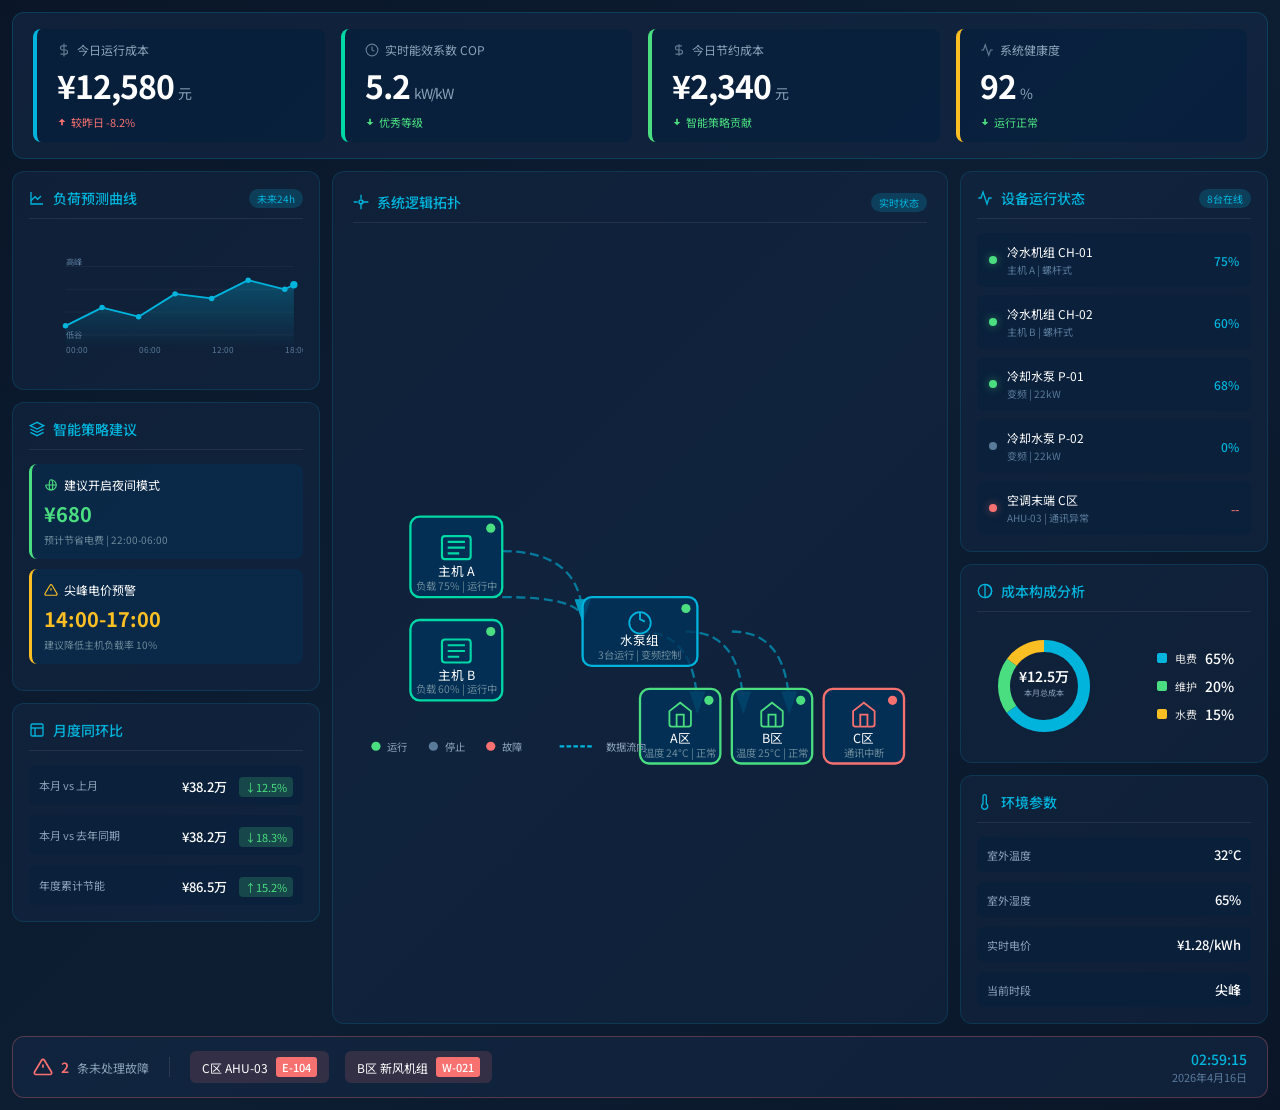
<file: index.html>
<!DOCTYPE html>
<html lang="zh-CN">
<head>
    <meta charset="UTF-8">
    <meta name="viewport" content="width=device-width, initial-scale=1.0">
    <title>工商业园区空调系统效益概览</title>
    <link href="https://fonts.googleapis.com/css2?family=Noto+Sans+SC:wght@300;400;500;700&display=swap" rel="stylesheet">
    <link rel="stylesheet" href="styles.css">
</head>
<body>
    <div class="dashboard">
        <!-- 顶部核心指标看板 -->
        <div class="top-bar">
            <div class="kpi-card cost">
                <div class="kpi-label">
                    <svg viewBox="0 0 24 24" fill="none" stroke="currentColor" stroke-width="2">
                        <path d="M12 1v22M17 5H9.5a3.5 3.5 0 0 0 0 7h5a3.5 3.5 0 0 1 0 7H6"/>
                    </svg>
                    今日运行成本
                </div>
                <div class="kpi-value">¥12,580<span class="unit">元</span></div>
                <div class="kpi-trend down">
                    <svg width="10" height="10" viewBox="0 0 24 24" fill="currentColor">
                        <path d="M12 4l-8 8h6v8h4v-8h6z"/>
                    </svg>
                    较昨日 -8.2%
                </div>
            </div>
            <div class="kpi-card cop">
                <div class="kpi-label">
                    <svg viewBox="0 0 24 24" fill="none" stroke="currentColor" stroke-width="2">
                        <circle cx="12" cy="12" r="10"/>
                        <path d="M12 6v6l4 2"/>
                    </svg>
                    实时能效系数 COP
                </div>
                <div class="kpi-value">5.2<span class="unit">kW/kW</span></div>
                <div class="kpi-trend up">
                    <svg width="10" height="10" viewBox="0 0 24 24" fill="currentColor">
                        <path d="M12 20l8-8h-6V4h-4v8H4z"/>
                    </svg>
                    优秀等级
                </div>
            </div>
            <div class="kpi-card saving">
                <div class="kpi-label">
                    <svg viewBox="0 0 24 24" fill="none" stroke="currentColor" stroke-width="2">
                        <path d="M12 2v20M17 5H9.5a3.5 3.5 0 0 0 0 7h5a3.5 3.5 0 0 1 0 7H6"/>
                    </svg>
                    今日节约成本
                </div>
                <div class="kpi-value">¥2,340<span class="unit">元</span></div>
                <div class="kpi-trend up">
                    <svg width="10" height="10" viewBox="0 0 24 24" fill="currentColor">
                        <path d="M12 20l8-8h-6V4h-4v8H4z"/>
                    </svg>
                    智能策略贡献
                </div>
            </div>
            <div class="kpi-card health">
                <div class="kpi-label">
                    <svg viewBox="0 0 24 24" fill="none" stroke="currentColor" stroke-width="2">
                        <path d="M22 12h-4l-3 9L9 3l-3 9H2"/>
                    </svg>
                    系统健康度
                </div>
                <div class="kpi-value">92<span class="unit">%</span></div>
                <div class="kpi-trend up">
                    <svg width="10" height="10" viewBox="0 0 24 24" fill="currentColor">
                        <path d="M12 20l8-8h-6V4h-4v8H4z"/>
                    </svg>
                    运行正常
                </div>
            </div>
        </div>

        <!-- 左侧面板 -->
        <div class="left-panel">
            <!-- 负荷预测 -->
            <div class="panel">
                <div class="panel-header">
                    <div class="panel-title">
                        <svg viewBox="0 0 24 24" fill="none" stroke="currentColor" stroke-width="2">
                            <path d="M3 3v18h18"/>
                            <path d="M18 9l-5 5-4-4-6 6"/>
                        </svg>
                        负荷预测曲线
                    </div>
                    <span class="panel-badge">未来24h</span>
                </div>
                <div class="chart-container">
                    <svg class="chart-svg" viewBox="0 0 300 120">
                        <defs>
                            <linearGradient id="chartGradient" x1="0%" y1="0%" x2="0%" y2="100%">
                                <stop offset="0%" style="stop-color:#00B4DC;stop-opacity:0.3"/>
                                <stop offset="100%" style="stop-color:#00B4DC;stop-opacity:0"/>
                            </linearGradient>
                        </defs>
                        <!-- 网格线 -->
                        <g class="chart-grid">
                            <line x1="40" y1="20" x2="290" y2="20"/>
                            <line x1="40" y1="45" x2="290" y2="45"/>
                            <line x1="40" y1="70" x2="290" y2="70"/>
                            <line x1="40" y1="95" x2="290" y2="95"/>
                        </g>
                        <!-- 面积 -->
                        <path class="chart-area" d="M40,85 L80,65 L120,75 L160,50 L200,55 L240,35 L280,45 L290,40 L290,110 L40,110 Z"/>
                        <!-- 折线 -->
                        <path class="chart-line" d="M40,85 L80,65 L120,75 L160,50 L200,55 L240,35 L280,45 L290,40"/>
                        <!-- 数据点 -->
                        <circle class="chart-point" cx="40" cy="85" r="3"/>
                        <circle class="chart-point" cx="80" cy="65" r="3"/>
                        <circle class="chart-point" cx="120" cy="75" r="3"/>
                        <circle class="chart-point" cx="160" cy="50" r="3"/>
                        <circle class="chart-point" cx="200" cy="55" r="3"/>
                        <circle class="chart-point" cx="240" cy="35" r="3"/>
                        <circle class="chart-point" cx="280" cy="45" r="3"/>
                        <circle class="chart-point" cx="290" cy="40" r="4" fill="#4ADE80"/>
                        <!-- 标签 -->
                        <text class="chart-label" x="40" y="115">00:00</text>
                        <text class="chart-label" x="120" y="115">06:00</text>
                        <text class="chart-label" x="200" y="115">12:00</text>
                        <text class="chart-label" x="280" y="115">18:00</text>
                        <text class="chart-label" x="40" y="18">高峰</text>
                        <text class="chart-label" x="40" y="98">低谷</text>
                    </svg>
                </div>
            </div>

            <!-- 节能策略 -->
            <div class="panel">
                <div class="panel-header">
                    <div class="panel-title">
                        <svg viewBox="0 0 24 24" fill="none" stroke="currentColor" stroke-width="2">
                            <path d="M12 2L2 7l10 5 10-5-10-5z"/>
                            <path d="M2 17l10 5 10-5"/>
                            <path d="M2 12l10 5 10-5"/>
                        </svg>
                        智能策略建议
                    </div>
                </div>
                <div class="strategy-card">
                    <div class="strategy-title">
                        <svg viewBox="0 0 24 24" fill="none" stroke="currentColor" stroke-width="2">
                            <path d="M21 12a9 9 0 01-9 9m9-9a9 9 0 00-9-9m9 9H3m9 9a9 9 0 01-9-9m9 9c1.66 0 3-4.03 3-9s-1.34-9-3-9m0 18c-1.66 0-3-4.03-3-9s1.34-9 3-9"/>
                        </svg>
                        建议开启夜间模式
                    </div>
                    <div class="strategy-value">¥680</div>
                    <div class="strategy-time">预计节省电费 | 22:00-06:00</div>
                </div>
                <div class="strategy-card warning">
                    <div class="strategy-title">
                        <svg viewBox="0 0 24 24" fill="none" stroke="currentColor" stroke-width="2">
                            <path d="M10.29 3.86L1.82 18a2 2 0 001.71 3h16.94a2 2 0 001.71-3L13.71 3.86a2 2 0 00-3.42 0z"/>
                            <line x1="12" y1="9" x2="12" y2="13"/>
                            <line x1="12" y1="17" x2="12.01" y2="17"/>
                        </svg>
                        尖峰电价预警
                    </div>
                    <div class="strategy-value">14:00-17:00</div>
                    <div class="strategy-time">建议降低主机负载率 10%</div>
                </div>
            </div>

            <!-- 同环比分析 -->
            <div class="panel">
                <div class="panel-header">
                    <div class="panel-title">
                        <svg viewBox="0 0 24 24" fill="none" stroke="currentColor" stroke-width="2">
                            <rect x="3" y="3" width="18" height="18" rx="2" ry="2"/>
                            <line x1="3" y1="9" x2="21" y2="9"/>
                            <line x1="9" y1="21" x2="9" y2="9"/>
                        </svg>
                        月度同环比
                    </div>
                </div>
                <div class="comparison-list">
                    <div class="comparison-item">
                        <span class="comparison-label">本月 vs 上月</span>
                        <div>
                            <span class="comparison-value">¥38.2万</span>
                            <span class="comparison-change positive">↓12.5%</span>
                        </div>
                    </div>
                    <div class="comparison-item">
                        <span class="comparison-label">本月 vs 去年同期</span>
                        <div>
                            <span class="comparison-value">¥38.2万</span>
                            <span class="comparison-change positive">↓18.3%</span>
                        </div>
                    </div>
                    <div class="comparison-item">
                        <span class="comparison-label">年度累计节能</span>
                        <div>
                            <span class="comparison-value">¥86.5万</span>
                            <span class="comparison-change positive">↑15.2%</span>
                        </div>
                    </div>
                </div>
            </div>
        </div>

        <!-- 中心拓扑图 -->
        <div class="center-panel">
            <div class="topology-panel">
                <div class="panel-header">
                    <div class="panel-title">
                        <svg viewBox="0 0 24 24" fill="none" stroke="currentColor" stroke-width="2">
                            <circle cx="12" cy="12" r="3"/>
                            <path d="M12 1v6m0 6v10"/>
                            <path d="M1 12h6m6 0h10"/>
                        </svg>
                        系统逻辑拓扑
                    </div>
                    <span class="panel-badge">实时状态</span>
                </div>
                <div class="topology-container">
                    <svg class="topology-svg" viewBox="0 0 500 280">
                        <!-- 连接线 -->
                        <defs>
                            <marker id="arrowhead" markerWidth="10" markerHeight="7" refX="9" refY="3.5" orient="auto">
                                <polygon points="0 0, 10 3.5, 0 7" fill="#00B4DC"/>
                            </marker>
                            <linearGradient id="flowGradient" x1="0%" y1="0%" x2="100%" y2="0%">
                                <stop offset="0%" style="stop-color:#00B4DC;stop-opacity:0.2"/>
                                <stop offset="50%" style="stop-color:#00B4DC;stop-opacity:0.8"/>
                                <stop offset="100%" style="stop-color:#00B4DC;stop-opacity:0.2"/>
                            </linearGradient>
                        </defs>

                        <!-- 冷源到输配 -->
                        <path class="flow-arrow active" d="M130,80 Q200,80 200,140" marker-end="url(#arrowhead)"/>
                        <path class="flow-arrow active" d="M130,120 Q200,120 200,140" marker-end="url(#arrowhead)"/>

                        <!-- 输配到末端 -->
                        <path class="flow-arrow active" d="M250,150 Q300,150 300,220" marker-end="url(#arrowhead)"/>
                        <path class="flow-arrow active" d="M290,150 Q340,150 340,220" marker-end="url(#arrowhead)"/>
                        <path class="flow-arrow active" d="M330,150 Q380,150 380,220" marker-end="url(#arrowhead)"/>

                        <!-- 冷源（主机） -->
                        <g class="topo-node" transform="translate(50, 50)">
                            <rect class="node-bg" x="0" y="0" width="80" height="70" rx="8" style="--node-color: #00D9A5"/>
                            <svg x="20" y="12" width="40" height="30" viewBox="0 0 24 24" fill="none" stroke="#00D9A5" stroke-width="1.5">
                                <rect x="2" y="4" width="20" height="16" rx="2"/>
                                <path d="M6 8h12M6 12h12M6 16h8"/>
                            </svg>
                            <text class="node-label" x="40" y="52">主机 A</text>
                            <text class="node-status" x="40" y="64">负载 75% | 运行中</text>
                            <circle class="status-dot running" cx="70" cy="10"/>
                        </g>

                        <!-- 主机B -->
                        <g class="topo-node" transform="translate(50, 140)">
                            <rect class="node-bg" x="0" y="0" width="80" height="70" rx="8" style="--node-color: #00D9A5"/>
                            <svg x="20" y="12" width="40" height="30" viewBox="0 0 24 24" fill="none" stroke="#00D9A5" stroke-width="1.5">
                                <rect x="2" y="4" width="20" height="16" rx="2"/>
                                <path d="M6 8h12M6 12h12M6 16h8"/>
                            </svg>
                            <text class="node-label" x="40" y="52">主机 B</text>
                            <text class="node-status" x="40" y="64">负载 60% | 运行中</text>
                            <circle class="status-dot running" cx="70" cy="10"/>
                        </g>

                        <!-- 输配系统 -->
                        <g class="topo-node" transform="translate(200, 120)">
                            <rect class="node-bg" x="0" y="0" width="100" height="60" rx="8" style="--node-color: #00B4DC"/>
                            <svg x="30" y="10" width="40" height="25" viewBox="0 0 24 24" fill="none" stroke="#00B4DC" stroke-width="1.5">
                                <circle cx="12" cy="12" r="9"/>
                                <path d="M12 3v6l4 2"/>
                            </svg>
                            <text class="node-label" x="50" y="42">水泵组</text>
                            <text class="node-status" x="50" y="54">3台运行 | 变频控制</text>
                            <circle class="status-dot running" cx="90" cy="10"/>
                        </g>

                        <!-- 区域A -->
                        <g class="topo-node" transform="translate(250, 200)">
                            <rect class="node-bg" x="0" y="0" width="70" height="65" rx="8" style="--node-color: #4ADE80"/>
                            <svg x="18" y="10" width="34" height="25" viewBox="0 0 24 24" fill="none" stroke="#4ADE80" stroke-width="1.5">
                                <path d="M3 9l9-7 9 7v11a2 2 0 01-2 2H5a2 2 0 01-2-2z"/>
                                <polyline points="9 22 9 12 15 12 15 22"/>
                            </svg>
                            <text class="node-label" x="35" y="47">A区</text>
                            <text class="node-status" x="35" y="59">温度 24°C | 正常</text>
                            <circle class="status-dot running" cx="60" cy="10"/>
                        </g>

                        <!-- 区域B -->
                        <g class="topo-node" transform="translate(330, 200)">
                            <rect class="node-bg" x="0" y="0" width="70" height="65" rx="8" style="--node-color: #4ADE80"/>
                            <svg x="18" y="10" width="34" height="25" viewBox="0 0 24 24" fill="none" stroke="#4ADE80" stroke-width="1.5">
                                <path d="M3 9l9-7 9 7v11a2 2 0 01-2 2H5a2 2 0 01-2-2z"/>
                                <polyline points="9 22 9 12 15 12 15 22"/>
                            </svg>
                            <text class="node-label" x="35" y="47">B区</text>
                            <text class="node-status" x="35" y="59">温度 25°C | 正常</text>
                            <circle class="status-dot running" cx="60" cy="10"/>
                        </g>

                        <!-- 区域C - 故障状态 -->
                        <g class="topo-node" transform="translate(410, 200)">
                            <rect class="node-bg" x="0" y="0" width="70" height="65" rx="8" style="--node-color: #F87171"/>
                            <svg x="18" y="10" width="34" height="25" viewBox="0 0 24 24" fill="none" stroke="#F87171" stroke-width="1.5">
                                <path d="M3 9l9-7 9 7v11a2 2 0 01-2 2H5a2 2 0 01-2-2z"/>
                                <polyline points="9 22 9 12 15 12 15 22"/>
                            </svg>
                            <text class="node-label" x="35" y="47">C区</text>
                            <text class="node-status color-danger" x="35" y="59">通讯中断</text>
                            <circle class="status-dot fault" cx="60" cy="10"/>
                        </g>

                        <!-- 图例 -->
                        <g transform="translate(20, 250)">
                            <circle cx="0" cy="0" r="4" fill="#4ADE80"/>
                            <text x="10" y="4" font-size="9" fill="#8BA3B9">运行</text>
                            <circle cx="50" cy="0" r="4" fill="#5A7A9A"/>
                            <text x="60" y="4" font-size="9" fill="#8BA3B9">停止</text>
                            <circle cx="100" cy="0" r="4" fill="#F87171"/>
                            <text x="110" y="4" font-size="9" fill="#8BA3B9">故障</text>
                            <line x1="160" y1="0" x2="190" y2="0" stroke="#00B4DC" stroke-width="2" stroke-dasharray="4 2"/>
                            <text x="200" y="4" font-size="9" fill="#8BA3B9">数据流向</text>
                        </g>
                    </svg>
                </div>
            </div>
        </div>

        <!-- 右侧面板 -->
        <div class="right-panel">
            <!-- 设备状态 -->
            <div class="panel">
                <div class="panel-header">
                    <div class="panel-title">
                        <svg viewBox="0 0 24 24" fill="none" stroke="currentColor" stroke-width="2">
                            <path d="M22 12h-4l-3 9L9 3l-3 9H2"/>
                        </svg>
                        设备运行状态
                    </div>
                    <span class="panel-badge">8台在线</span>
                </div>
                <div class="device-list">
                    <div class="device-item">
                        <div class="device-status running"></div>
                        <div class="device-info">
                            <div class="device-name">冷水机组 CH-01</div>
                            <div class="device-meta">主机 A | 螺杆式</div>
                        </div>
                        <div class="device-load">75%</div>
                    </div>
                    <div class="device-item">
                        <div class="device-status running"></div>
                        <div class="device-info">
                            <div class="device-name">冷水机组 CH-02</div>
                            <div class="device-meta">主机 B | 螺杆式</div>
                        </div>
                        <div class="device-load">60%</div>
                    </div>
                    <div class="device-item">
                        <div class="device-status running"></div>
                        <div class="device-info">
                            <div class="device-name">冷却水泵 P-01</div>
                            <div class="device-meta">变频 | 22kW</div>
                        </div>
                        <div class="device-load">68%</div>
                    </div>
                    <div class="device-item">
                        <div class="device-status stopped"></div>
                        <div class="device-info">
                            <div class="device-name">冷却水泵 P-02</div>
                            <div class="device-meta">变频 | 22kW</div>
                        </div>
                        <div class="device-load">0%</div>
                    </div>
                    <div class="device-item">
                        <div class="device-status fault"></div>
                        <div class="device-info">
                            <div class="device-name">空调末端 C区</div>
                            <div class="device-meta">AHU-03 | 通讯异常</div>
                        </div>
                        <div class="device-load fault">--</div>
                    </div>
                </div>
            </div>

            <!-- 成本构成 -->
            <div class="panel">
                <div class="panel-header">
                    <div class="panel-title">
                        <svg viewBox="0 0 24 24" fill="none" stroke="currentColor" stroke-width="2">
                            <circle cx="12" cy="12" r="10"/>
                            <path d="M12 2a10 10 0 0 1 0 20"/>
                            <path d="M12 2v20"/>
                        </svg>
                        成本构成分析
                    </div>
                </div>
                <div class="donut-container">
                    <svg class="donut-chart" viewBox="0 0 100 100">
                        <!-- 电费 65% -->
                        <circle cx="50" cy="50" r="40" fill="none" stroke="#00B4DC" stroke-width="12"
                                stroke-dasharray="163.36 251.33" stroke-dashoffset="0" transform="rotate(-90 50 50)"/>
                        <!-- 维护 20% -->
                        <circle cx="50" cy="50" r="40" fill="none" stroke="#4ADE80" stroke-width="12"
                                stroke-dasharray="50.27 251.33" stroke-dashoffset="-163.36" transform="rotate(-90 50 50)"/>
                        <!-- 水费 15% -->
                        <circle cx="50" cy="50" r="40" fill="none" stroke="#FBBF24" stroke-width="12"
                                stroke-dasharray="37.7 251.33" stroke-dashoffset="-213.63" transform="rotate(-90 50 50)"/>
                        <!-- 中心 -->
                        <text x="50" y="46" text-anchor="middle" font-size="14" font-weight="600" fill="#FFFFFF">¥12.5万</text>
                        <text x="50" y="60" text-anchor="middle" font-size="8" fill="#8BA3B9">本月总成本</text>
                    </svg>
                    <div class="donut-legend">
                        <div class="legend-item">
                            <div class="legend-dot bg-primary"></div>
                            <span>电费</span>
                            <span class="legend-value">65%</span>
                        </div>
                        <div class="legend-item">
                            <div class="legend-dot bg-success"></div>
                            <span>维护</span>
                            <span class="legend-value">20%</span>
                        </div>
                        <div class="legend-item">
                            <div class="legend-dot bg-warning"></div>
                            <span>水费</span>
                            <span class="legend-value">15%</span>
                        </div>
                    </div>
                </div>
            </div>

            <!-- 环境参数 -->
            <div class="panel">
                <div class="panel-header">
                    <div class="panel-title">
                        <svg viewBox="0 0 24 24" fill="none" stroke="currentColor" stroke-width="2">
                            <path d="M14 14.76V3.5a2.5 2.5 0 0 0-5 0v11.26a4.5 4.5 0 1 0 5 0z"/>
                        </svg>
                        环境参数
                    </div>
                </div>
                <div class="comparison-list">
                    <div class="comparison-item">
                        <span class="comparison-label">室外温度</span>
                        <span class="comparison-value color-warning">32°C</span>
                    </div>
                    <div class="comparison-item">
                        <span class="comparison-label">室外湿度</span>
                        <span class="comparison-value">65%</span>
                    </div>
                    <div class="comparison-item">
                        <span class="comparison-label">实时电价</span>
                        <span class="comparison-value color-danger">¥1.28/kWh</span>
                    </div>
                    <div class="comparison-item">
                        <span class="comparison-label">当前时段</span>
                        <span class="comparison-value color-warning">尖峰</span>
                    </div>
                </div>
            </div>
        </div>

        <!-- 底部告警栏 -->
        <div class="bottom-bar">
            <div class="alert-header">
                <svg class="alert-icon" viewBox="0 0 24 24" fill="none" stroke="currentColor" stroke-width="2">
                    <path d="M10.29 3.86L1.82 18a2 2 0 001.71 3h16.94a2 2 0 001.71-3L13.71 3.86a2 2 0 00-3.42 0z"/>
                    <line x1="12" y1="9" x2="12" y2="13"/>
                    <line x1="12" y1="17" x2="12.01" y2="17"/>
                </svg>
                <span class="alert-count">2</span>
                <span class="alert-label">条未处理故障</span>
            </div>
            <div class="alert-list">
                <div class="alert-item">
                    <span class="alert-device">C区 AHU-03</span>
                    <span class="alert-code">E-104</span>
                </div>
                <div class="alert-item">
                    <span class="alert-device">B区 新风机组</span>
                    <span class="alert-code">W-021</span>
                </div>
            </div>
            <div class="time-display">
                <div class="time-current" id="currentTime">12:00:00</div>
                <div class="time-date">2026年4月16日</div>
            </div>
        </div>
    </div>

    <script>
        // 更新时间
        function updateTime() {
            const now = new Date();
            const hours = String(now.getHours()).padStart(2, '0');
            const minutes = String(now.getMinutes()).padStart(2, '0');
            const seconds = String(now.getSeconds()).padStart(2, '0');
            document.getElementById('currentTime').textContent = `${hours}:${minutes}:${seconds}`;
        }
        setInterval(updateTime, 1000);
        updateTime();

        // 模拟数据更新
        function animateValue(element, start, end, duration) {
            const range = end - start;
            const startTime = performance.now();
            
            function update(currentTime) {
                const elapsed = currentTime - startTime;
                const progress = Math.min(elapsed / duration, 1);
                const easeProgress = 1 - Math.pow(1 - progress, 3);
                const current = start + (range * easeProgress);
                element.textContent = current.toFixed(1);
                
                if (progress < 1) {
                    requestAnimationFrame(update);
                }
            }
            requestAnimationFrame(update);
        }
    </script>
</body>
</html>
</file>
<file: styles.css>
/* 基础重置 */
* {
    margin: 0;
    padding: 0;
    box-sizing: border-box;
}

body {
    font-family: 'Noto Sans SC', -apple-system, BlinkMacSystemFont, sans-serif;
    background: #0D1B2A;
    color: #E0E0E0;
    min-height: 100vh;
}

/* 头部导航 */
.header {
    display: flex;
    align-items: center;
    padding: 16px 24px;
    background: linear-gradient(135deg, #1B3A5F 0%, #0D1B2A 100%);
    border-bottom: 1px solid rgba(0, 180, 220, 0.2);
    gap: 20px;
}

.back-btn {
    display: flex;
    align-items: center;
    gap: 6px;
    padding: 8px 16px;
    background: rgba(0, 180, 220, 0.15);
    border: 1px solid rgba(0, 180, 220, 0.3);
    border-radius: 6px;
    color: #00B4DC;
    font-size: 13px;
    cursor: pointer;
    transition: all 0.3s;
}

.back-btn:hover {
    background: rgba(0, 180, 220, 0.25);
}

.back-btn svg {
    width: 16px;
    height: 16px;
}

.page-title {
    font-size: 18px;
    font-weight: 600;
    color: #FFFFFF;
    flex: 1;
}

.time-filter {
    display: flex;
    gap: 8px;
}

.time-btn {
    padding: 8px 16px;
    background: rgba(255, 255, 255, 0.05);
    border: 1px solid rgba(255, 255, 255, 0.1);
    border-radius: 6px;
    color: #8BA3B9;
    font-size: 12px;
    cursor: pointer;
    transition: all 0.3s;
}

.time-btn:hover {
    background: rgba(0, 180, 220, 0.1);
    border-color: rgba(0, 180, 220, 0.3);
}

.time-btn.active {
    background: rgba(0, 180, 220, 0.2);
    border-color: #00B4DC;
    color: #00B4DC;
}

.refresh-btn {
    display: flex;
    align-items: center;
    gap: 6px;
    padding: 8px 16px;
    background: rgba(0, 180, 220, 0.15);
    border: 1px solid rgba(0, 180, 220, 0.3);
    border-radius: 6px;
    color: #00B4DC;
    font-size: 12px;
    cursor: pointer;
    transition: all 0.3s;
}

.refresh-btn:hover {
    background: rgba(0, 180, 220, 0.25);
}

.refresh-btn svg {
    width: 14px;
    height: 14px;
}

/* 视图切换 */
.view-tabs {
    display: flex;
    gap: 8px;
    margin-left: auto;
}

.view-tab {
    padding: 6px 14px;
    background: transparent;
    border: 1px solid rgba(255, 255, 255, 0.1);
    border-radius: 6px;
    color: #8BA3B9;
    font-size: 12px;
    cursor: pointer;
    transition: all 0.3s;
}

.view-tab:hover {
    background: rgba(0, 180, 220, 0.1);
}

.view-tab.active {
    background: rgba(0, 180, 220, 0.2);
    border-color: #00B4DC;
    color: #00B4DC;
}

/* 主内容区 */
.main-content {
    padding: 20px;
    display: grid;
    grid-template-columns: 1.5fr 1fr;
    grid-template-rows: auto auto auto;
    gap: 20px;
}

/* 通用面板 */
.panel {
    background: rgba(20, 40, 70, 0.4);
    border-radius: 12px;
    border: 1px solid rgba(0, 180, 220, 0.15);
    padding: 20px;
}

.panel-header {
    display: flex;
    align-items: center;
    justify-content: space-between;
    margin-bottom: 16px;
}

.panel-title {
    font-size: 14px;
    font-weight: 500;
    color: #00B4DC;
    display: flex;
    align-items: center;
    gap: 8px;
}

.panel-title svg {
    width: 16px;
    height: 16px;
}

.panel-badge {
    font-size: 10px;
    padding: 4px 10px;
    background: rgba(0, 180, 220, 0.15);
    border-radius: 12px;
    color: #00B4DC;
}

.data-tag {
    font-size: 10px;
    padding: 2px 6px;
    background: rgba(139, 163, 185, 0.2);
    border-radius: 4px;
    color: #8BA3B9;
    margin-left: 8px;
}

/* 核心图表区 */
.core-charts {
    grid-column: 1;
    display: flex;
    flex-direction: column;
    gap: 20px;
}

.charts-row {
    display: grid;
    grid-template-columns: 1fr 1fr;
    gap: 20px;
}

.chart-container {
    height: 280px;
}

.chart-container.small {
    height: 240px;
}

/* 运营健康度 */
.health-panel {
    grid-column: 2;
    grid-row: 1 / 3;
}

.health-content {
    display: flex;
    flex-direction: column;
    gap: 20px;
}

.gauge-container {
    height: 200px;
    display: flex;
    justify-content: center;
}

.mode-tag {
    display: inline-flex;
    align-items: center;
    gap: 6px;
    padding: 6px 14px;
    background: rgba(0, 217, 165, 0.2);
    border: 1px solid #00D9A5;
    border-radius: 20px;
    color: #00D9A5;
    font-size: 13px;
    font-weight: 500;
}

.mode-tag.energy-saving {
    background: rgba(74, 222, 128, 0.2);
    border-color: #4ADE80;
    color: #4ADE80;
}

.mode-tag.night {
    background: rgba(139, 163, 185, 0.2);
    border-color: #8BA3B9;
    color: #8BA3B9;
}

/* 能耗构成 */
.consumption-panel {
    grid-column: 1 / -1;
}

.consumption-content {
    display: grid;
    grid-template-columns: 1fr 2fr;
    gap: 30px;
}

.consumption-subtitle {
    font-size: 12px;
    color: #8BA3B9;
    margin-bottom: 12px;
}

.donut-container {
    display: flex;
    align-items: center;
    gap: 30px;
}

.donut-chart {
    width: 180px;
    height: 180px;
}

.donut-legend {
    display: flex;
    flex-direction: column;
    gap: 12px;
}

.legend-item {
    display: flex;
    align-items: center;
    gap: 10px;
}

.legend-dot {
    width: 12px;
    height: 12px;
    border-radius: 3px;
}

.legend-label {
    font-size: 13px;
    color: #8BA3B9;
    flex: 1;
}

.legend-value {
    font-size: 14px;
    font-weight: 600;
    color: #FFFFFF;
}

.legend-percent {
    font-size: 11px;
    color: #8BA3B9;
    margin-left: 8px;
}

/* 关联分析 */
.correlation-panel {
    grid-column: 1 / -1;
}

.correlation-content {
    display: grid;
    grid-template-columns: repeat(4, 1fr);
    gap: 20px;
}

.correlation-card {
    display: flex;
    flex-direction: column;
    gap: 12px;
}

.stat-card {
    background: rgba(0, 30, 60, 0.5);
    border-radius: 10px;
    padding: 16px;
    border-left: 3px solid var(--accent-color);
}

.stat-card.green { --accent-color: #4ADE80; }
.stat-card.blue { --accent-color: #00B4DC; }
.stat-card.yellow { --accent-color: #FBBF24; }
.stat-card.red { --accent-color: #F87171; }

.stat-label {
    font-size: 11px;
    color: #8BA3B9;
    margin-bottom: 8px;
}

.stat-value {
    font-size: 28px;
    font-weight: 700;
    color: #FFFFFF;
}

.stat-value .unit {
    font-size: 14px;
    font-weight: 400;
    color: #8BA3B9;
}

.stat-trend {
    font-size: 11px;
    margin-top: 6px;
    display: flex;
    align-items: center;
    gap: 4px;
}

.stat-trend.up { color: #4ADE80; }
.stat-trend.down { color: #F87171; }

/* 设备利用率热力图 */
.heatmap-container {
    height: 180px;
}

/* 图表容器 */
.chart-box {
    height: 200px;
}

.chart-box.tall {
    height: 220px;
}

/* 居中对齐 */
.text-center {
    text-align: center;
}

/* 颜色类 */
.color-danger { color: #F87171; }
.color-warning { color: #FBBF24; }
.color-success { color: #4ADE80; }

/* 颜色类 */
.color-danger { color: #F87171; }
.color-warning { color: #FBBF24; }
.color-success { color: #4ADE80; }
.color-primary { color: #00B4DC; }
.color-muted { color: #5A7A9A; }
.color-text { color: #8BA3B9; }

/* 背景色类 */
.bg-primary { background: #00B4DC; }
.bg-success { background: #4ADE80; }
.bg-warning { background: #FBBF24; }
.bg-danger { background: #F87171; }

/* 响应式 */
@media (max-width: 1200px) {
    .main-content {
        grid-template-columns: 1fr;
    }
    .health-panel {
        grid-column: 1;
        grid-row: auto;
    }
    .consumption-content {
        grid-template-columns: 1fr;
    }
    .correlation-content {
        grid-template-columns: repeat(2, 1fr);
    }
}

@media (max-width: 768px) {
    .header {
        flex-wrap: wrap;
    }
    .time-filter {
        order: 3;
        width: 100%;
        justify-content: center;
        margin-top: 10px;
    }
    .view-tabs {
        margin-left: 0;
        margin-top: 10px;
        width: 100%;
        justify-content: center;
    }
    .correlation-content {
        grid-template-columns: 1fr;
    }
    .charts-row {
        grid-template-columns: 1fr;
    }
}

/* ==================== index.html 大屏概览页面样式 ==================== */

/* 主容器 */
.dashboard {
    display: grid;
    grid-template-columns: 1fr 2fr 1fr;
    grid-template-rows: auto 1fr auto;
    gap: 12px;
    padding: 12px;
    min-height: 100vh;
    background: linear-gradient(135deg, #0A1628 0%, #0D1E33 50%, #0A1628 100%);
}

/* 顶部通栏 */
.top-bar {
    grid-column: 1 / -1;
    display: grid;
    grid-template-columns: repeat(4, 1fr);
    gap: 16px;
    padding: 16px 20px;
    background: rgba(20, 40, 70, 0.6);
    border-radius: 12px;
    border: 1px solid rgba(0, 180, 220, 0.2);
}

.kpi-card {
    display: flex;
    flex-direction: column;
    justify-content: center;
    padding: 12px 20px;
    background: rgba(0, 30, 60, 0.5);
    border-radius: 8px;
    border-left: 4px solid var(--accent-color);
    transition: all 0.3s ease;
}

.kpi-card:hover {
    background: rgba(0, 50, 100, 0.5);
    transform: translateY(-2px);
}

.kpi-card.cost { --accent-color: #00B4DC; }
.kpi-card.cop { --accent-color: #00D9A5; }
.kpi-card.saving { --accent-color: #4ADE80; }
.kpi-card.health { --accent-color: #FBBF24; }

.kpi-label {
    font-size: 12px;
    color: #8BA3B9;
    margin-bottom: 4px;
    display: flex;
    align-items: center;
    gap: 6px;
}

.kpi-label svg {
    width: 14px;
    height: 14px;
    opacity: 0.7;
}

.kpi-value {
    font-size: 32px;
    font-weight: 700;
    color: #FFFFFF;
    letter-spacing: -1px;
}

.kpi-value .unit {
    font-size: 14px;
    font-weight: 400;
    color: #8BA3B9;
    margin-left: 4px;
}

.kpi-trend {
    font-size: 11px;
    margin-top: 6px;
    display: flex;
    align-items: center;
    gap: 4px;
}

.kpi-trend.up { color: #4ADE80; }
.kpi-trend.down { color: #F87171; }

/* 面板通用 */
.panel {
    background: rgba(20, 40, 70, 0.5);
    border-radius: 12px;
    border: 1px solid rgba(0, 180, 220, 0.15);
    padding: 16px;
}

.panel-header {
    display: flex;
    align-items: center;
    justify-content: space-between;
    margin-bottom: 14px;
    padding-bottom: 10px;
    border-bottom: 1px solid rgba(255, 255, 255, 0.08);
}

.panel-title {
    font-size: 14px;
    font-weight: 500;
    color: #00B4DC;
    display: flex;
    align-items: center;
    gap: 8px;
}

.panel-title svg {
    width: 16px;
    height: 16px;
}

.panel-badge {
    font-size: 10px;
    padding: 2px 8px;
    background: rgba(0, 180, 220, 0.2);
    border-radius: 10px;
    color: #00B4DC;
}

/* 左侧面板 */
.left-panel {
    display: flex;
    flex-direction: column;
    gap: 12px;
}

/* 负荷预测图 */
.chart-container {
    height: 140px;
    position: relative;
}

.chart-svg {
    width: 100%;
    height: 100%;
}

.chart-grid line {
    stroke: rgba(255, 255, 255, 0.05);
    stroke-width: 1;
}

.chart-line {
    fill: none;
    stroke: #00B4DC;
    stroke-width: 2;
    stroke-linecap: round;
    stroke-linejoin: round;
}

.chart-area {
    fill: url(#chartGradient);
}

.chart-point {
    fill: #00B4DC;
}

.chart-label {
    font-size: 9px;
    fill: #5A7A9A;
}

/* 节能策略卡片 */
.strategy-card {
    background: rgba(0, 50, 90, 0.4);
    border-radius: 8px;
    padding: 12px;
    margin-bottom: 10px;
    border-left: 3px solid #4ADE80;
    transition: all 0.3s ease;
}

.strategy-card:hover {
    background: rgba(0, 70, 120, 0.5);
}

.strategy-card.warning {
    border-left-color: #FBBF24;
}

.strategy-title {
    font-size: 12px;
    color: #FFFFFF;
    margin-bottom: 6px;
    display: flex;
    align-items: center;
    gap: 6px;
}

.strategy-title svg {
    width: 14px;
    height: 14px;
    color: #4ADE80;
}

.strategy-card.warning .strategy-title svg {
    color: #FBBF24;
}

.strategy-value {
    font-size: 20px;
    font-weight: 700;
    color: #4ADE80;
}

.strategy-card.warning .strategy-value {
    color: #FBBF24;
}

.strategy-time {
    font-size: 10px;
    color: #6B8A9A;
    margin-top: 4px;
}

/* 同环比分析 */
.comparison-list {
    display: flex;
    flex-direction: column;
    gap: 10px;
}

.comparison-item {
    display: flex;
    justify-content: space-between;
    align-items: center;
    padding: 8px 10px;
    background: rgba(0, 30, 60, 0.4);
    border-radius: 6px;
}

.comparison-label {
    font-size: 11px;
    color: #8BA3B9;
}

.comparison-value {
    font-size: 13px;
    font-weight: 500;
    color: #FFFFFF;
}

.comparison-change {
    font-size: 11px;
    padding: 2px 6px;
    border-radius: 4px;
    margin-left: 8px;
}

.comparison-change.positive {
    background: rgba(74, 222, 128, 0.2);
    color: #4ADE80;
}

.comparison-change.negative {
    background: rgba(248, 113, 113, 0.2);
    color: #F87171;
}

/* 中心拓扑图 */
.center-panel {
    display: flex;
    flex-direction: column;
    gap: 12px;
}

.topology-panel {
    flex: 1;
    background: rgba(20, 40, 70, 0.5);
    border-radius: 12px;
    border: 1px solid rgba(0, 180, 220, 0.15);
    padding: 20px;
    display: flex;
    flex-direction: column;
}

.topology-container {
    flex: 1;
    position: relative;
    display: flex;
    align-items: center;
    justify-content: center;
}

.topology-svg {
    width: 100%;
    height: 100%;
    min-height: 280px;
}

/* 拓扑图节点 */
.topo-node {
    cursor: pointer;
    transition: all 0.3s ease;
}

.topo-node:hover .node-bg {
    filter: brightness(1.2);
}

.node-bg {
    fill: rgba(0, 50, 90, 0.8);
    stroke: var(--node-color, #00B4DC);
    stroke-width: 2;
    transition: all 0.3s ease;
}

.node-bg.running {
    --node-color: #00D9A5;
}

.node-bg.stopped {
    --node-color: #5A7A9A;
}

.node-bg.fault {
    --node-color: #F87171;
    animation: faultPulse 1s infinite;
}

@keyframes faultPulse {
    0%, 100% { opacity: 1; }
    50% { opacity: 0.5; }
}

.node-icon {
    fill: var(--node-color, #00B4DC);
}

.node-label {
    font-size: 11px;
    fill: #FFFFFF;
    text-anchor: middle;
}

.node-status {
    font-size: 9px;
    fill: #6B8A9A;
    text-anchor: middle;
}

/* 节点状态指示器 */
.status-dot {
    r: 4;
}

.status-dot.running { fill: #4ADE80; }
.status-dot.stopped { fill: #5A7A9A; }
.status-dot.fault { fill: #F87171; }

/* 流量箭头 */
.flow-arrow {
    fill: none;
    stroke: #00B4DC;
    stroke-width: 2;
    opacity: 0.6;
}

.flow-arrow.active {
    stroke-dasharray: 8 4;
    animation: flowAnimation 1s linear infinite;
}

@keyframes flowAnimation {
    from { stroke-dashoffset: 12; }
    to { stroke-dashoffset: 0; }
}

/* 右侧面板 */
.right-panel {
    display: flex;
    flex-direction: column;
    gap: 12px;
}

/* 设备状态列表 */
.device-list {
    display: flex;
    flex-direction: column;
    gap: 8px;
}

.device-item {
    display: flex;
    align-items: center;
    padding: 10px 12px;
    background: rgba(0, 30, 60, 0.4);
    border-radius: 6px;
    transition: all 0.3s ease;
}

.device-item:hover {
    background: rgba(0, 50, 90, 0.5);
}

.device-status {
    width: 8px;
    height: 8px;
    border-radius: 50%;
    margin-right: 10px;
}

.device-status.running { 
    background: #4ADE80; 
    box-shadow: 0 0 8px rgba(74, 222, 128, 0.5); 
}

.device-status.stopped { 
    background: #5A7A9A; 
}

.device-status.fault { 
    background: #F87171; 
    box-shadow: 0 0 8px rgba(248, 113, 113, 0.5); 
    animation: blink 1s infinite; 
}

@keyframes blink {
    0%, 100% { opacity: 1; }
    50% { opacity: 0.3; }
}

.device-info {
    flex: 1;
}

.device-name {
    font-size: 12px;
    color: #FFFFFF;
}

.device-meta {
    font-size: 10px;
    color: #5A7A9A;
    margin-top: 2px;
}

.device-load {
    font-size: 12px;
    font-weight: 500;
    color: #00B4DC;
}

.device-load.fault {
    color: #F87171;
}

/* 成本构成环形图 */
.donut-container {
    display: flex;
    align-items: center;
    justify-content: space-around;
    padding: 10px 0;
}

.donut-chart {
    width: 100px;
    height: 100px;
}

.donut-legend {
    display: flex;
    flex-direction: column;
    gap: 8px;
}

.legend-item {
    display: flex;
    align-items: center;
    gap: 8px;
    font-size: 11px;
}

.legend-dot {
    width: 10px;
    height: 10px;
    border-radius: 2px;
}

.legend-value {
    color: #FFFFFF;
    font-weight: 500;
    margin-left: auto;
}

/* 底部告警栏 */
.bottom-bar {
    grid-column: 1 / -1;
    display: flex;
    align-items: center;
    gap: 20px;
    padding: 12px 20px;
    background: rgba(20, 40, 70, 0.6);
    border-radius: 12px;
    border: 1px solid rgba(248, 113, 113, 0.3);
}

.alert-header {
    display: flex;
    align-items: center;
    gap: 8px;
    padding-right: 20px;
    border-right: 1px solid rgba(255, 255, 255, 0.1);
}

.alert-icon {
    width: 20px;
    height: 20px;
    color: #F87171;
}

.alert-count {
    font-size: 14px;
    font-weight: 600;
    color: #F87171;
}

.alert-label {
    font-size: 12px;
    color: #8BA3B9;
}

.alert-list {
    display: flex;
    gap: 16px;
    overflow: hidden;
    flex: 1;
}

.alert-item {
    display: flex;
    align-items: center;
    gap: 8px;
    padding: 6px 12px;
    background: rgba(248, 113, 113, 0.15);
    border-radius: 6px;
    white-space: nowrap;
    animation: alertPulse 2s infinite;
}

@keyframes alertPulse {
    0%, 100% { background: rgba(248, 113, 113, 0.15); }
    50% { background: rgba(248, 113, 113, 0.25); }
}

.alert-device {
    font-size: 12px;
    color: #FFFFFF;
}

.alert-code {
    font-size: 11px;
    padding: 2px 6px;
    background: #F87171;
    color: #FFFFFF;
    border-radius: 3px;
    font-weight: 500;
}

/* 时间显示 */
.time-display {
    margin-left: auto;
    text-align: right;
}

.time-current {
    font-size: 14px;
    color: #00B4DC;
    font-weight: 500;
}

.time-date {
    font-size: 11px;
    color: #5A7A9A;
}

/* 标题栏 */
.main-title {
    font-size: 18px;
    font-weight: 600;
    color: #FFFFFF;
    text-align: center;
    padding: 8px;
    letter-spacing: 2px;
}

.sub-title {
    font-size: 11px;
    color: #5A7A9A;
    text-align: center;
    margin-top: 2px;
}

/* ==================== index3.html 设备详情页面样式 ==================== */

/* 详情页头部 */
.detail-header {
    display: flex;
    align-items: center;
    padding: 16px 24px;
    background: linear-gradient(135deg, #1B3A5F 0%, #0D1B2A 100%);
    border-bottom: 1px solid rgba(0, 180, 220, 0.2);
    gap: 20px;
    flex-wrap: wrap;
}

.detail-header .page-title {
    font-size: 18px;
    font-weight: 600;
    color: #FFFFFF;
    flex: 1;
}

.header-actions {
    display: flex;
    align-items: center;
    gap: 16px;
}

.device-type-select {
    display: flex;
    align-items: center;
    gap: 8px;
    font-size: 13px;
    color: #8BA3B9;
}

.device-type-select select {
    padding: 6px 12px;
    background: rgba(0, 30, 60, 0.6);
    border: 1px solid rgba(0, 180, 220, 0.3);
    border-radius: 6px;
    color: #FFFFFF;
    font-size: 12px;
    cursor: pointer;
}

.device-type-select select:focus {
    outline: none;
    border-color: #00B4DC;
}

.last-update {
    font-size: 12px;
    color: #5A7A9A;
}

/* 详情页主内容 */
.detail-content {
    padding: 20px;
    display: flex;
    flex-direction: column;
    gap: 20px;
}

/* 头部信息区 */
.info-section {
    display: grid;
    grid-template-columns: 1fr;
}

.device-info-card {
    background: rgba(20, 40, 70, 0.5);
    border-radius: 12px;
    border: 1px solid rgba(0, 180, 220, 0.2);
    padding: 20px;
}

.device-info-header {
    display: flex;
    justify-content: space-between;
    align-items: flex-start;
    margin-bottom: 20px;
    padding-bottom: 16px;
    border-bottom: 1px solid rgba(255, 255, 255, 0.08);
}

.device-title {
    display: flex;
    align-items: center;
    gap: 12px;
}

.device-title h2 {
    font-size: 20px;
    font-weight: 600;
    color: #FFFFFF;
}

.device-status-badge {
    padding: 4px 12px;
    border-radius: 20px;
    font-size: 12px;
    font-weight: 500;
}

.device-status-badge.running {
    background: rgba(74, 222, 128, 0.2);
    color: #4ADE80;
    border: 1px solid #4ADE80;
}

.device-status-badge.stopped {
    background: rgba(139, 163, 185, 0.2);
    color: #8BA3B9;
    border: 1px solid #8BA3B9;
}

.device-status-badge.fault {
    background: rgba(248, 113, 113, 0.2);
    color: #F87171;
    border: 1px solid #F87171;
    animation: blink 1s infinite;
}

.device-quick-stats {
    display: flex;
    gap: 24px;
}

.quick-stat {
    display: flex;
    flex-direction: column;
    align-items: flex-end;
}

.quick-stat .stat-label {
    font-size: 11px;
    color: #5A7A9A;
    margin-bottom: 4px;
}

.quick-stat .stat-value {
    font-size: 18px;
    font-weight: 600;
    color: #FFFFFF;
}

.quick-stat .stat-value small {
    font-size: 12px;
    font-weight: 400;
    color: #8BA3B9;
    margin-left: 2px;
}

.quick-stat .stat-value.cop {
    color: #4ADE80;
}

.device-info-grid {
    display: grid;
    grid-template-columns: repeat(4, 1fr);
    gap: 16px;
}

.info-item {
    display: flex;
    flex-direction: column;
    gap: 4px;
}

.info-label {
    font-size: 11px;
    color: #5A7A9A;
}

.info-value {
    font-size: 13px;
    color: #FFFFFF;
}

.status-indicator {
    display: inline-flex;
    align-items: center;
    gap: 6px;
    font-size: 12px;
}

.status-indicator::before {
    content: '';
    width: 8px;
    height: 8px;
    border-radius: 50%;
}

.status-indicator.online::before {
    background: #4ADE80;
    box-shadow: 0 0 6px rgba(74, 222, 128, 0.5);
}

.status-indicator.offline::before {
    background: #5A7A9A;
}

.status-indicator.online {
    color: #4ADE80;
}

.status-indicator.offline {
    color: #5A7A9A;
}

/* 监控区域 */
.monitor-section .panel {
    padding: 0;
}

.monitor-section .panel-header {
    padding: 16px 20px;
    margin-bottom: 0;
}

.panel-actions {
    display: flex;
    gap: 8px;
}

.control-btn {
    padding: 6px 16px;
    border-radius: 6px;
    font-size: 12px;
    font-weight: 500;
    cursor: pointer;
    transition: all 0.3s;
    border: 1px solid transparent;
}

.control-btn.start {
    background: rgba(74, 222, 128, 0.2);
    color: #4ADE80;
    border-color: #4ADE80;
}

.control-btn.start:hover {
    background: rgba(74, 222, 128, 0.3);
}

.control-btn.stop {
    background: rgba(248, 113, 113, 0.2);
    color: #F87171;
    border-color: #F87171;
}

.control-btn.stop:hover {
    background: rgba(248, 113, 113, 0.3);
}

.control-btn.mode {
    background: rgba(0, 180, 220, 0.2);
    color: #00B4DC;
    border-color: #00B4DC;
}

.control-btn.mode:hover {
    background: rgba(0, 180, 220, 0.3);
}

.monitor-content {
    padding: 0 20px 20px;
}

/* 核心参数标题 */
.params-header {
    padding: 16px 0 12px;
}

.params-header h4 {
    font-size: 13px;
    color: #8BA3B9;
    font-weight: 500;
}

.gauge-grid {
    display: grid;
    grid-template-columns: repeat(4, 1fr);
    gap: 16px;
    margin-bottom: 20px;
}

.gauge-card {
    background: rgba(0, 30, 60, 0.4);
    border-radius: 10px;
    padding: 16px;
    text-align: center;
    position: relative;
    border: 1px solid rgba(0, 180, 220, 0.1);
    transition: all 0.3s;
}

.gauge-card:hover {
    background: rgba(0, 50, 90, 0.4);
    border-color: rgba(0, 180, 220, 0.2);
}

/* 参数图标 */
.gauge-icon {
    position: absolute;
    top: 12px;
    left: 12px;
    width: 32px;
    height: 32px;
    border-radius: 8px;
    display: flex;
    align-items: center;
    justify-content: center;
}

.gauge-icon svg {
    width: 18px;
    height: 18px;
}

.gauge-icon.temp-icon {
    background: rgba(0, 180, 220, 0.2);
    color: #00B4DC;
}

.gauge-icon.pressure-icon {
    background: rgba(251, 191, 36, 0.2);
    color: #FBBF24;
}

.gauge-icon.current-icon {
    background: rgba(74, 222, 128, 0.2);
    color: #4ADE80;
}

.gauge-icon.frequency-icon {
    background: rgba(167, 139, 250, 0.2);
    color: #A78BFA;
}

.gauge-container-sm {
    height: 90px;
    margin-bottom: 8px;
}

.gauge-info {
    display: flex;
    flex-direction: column;
    gap: 4px;
}

.gauge-label {
    font-size: 12px;
    color: #8BA3B9;
}

.gauge-info .gauge-value {
    font-size: 20px;
    font-weight: 600;
    color: #FFFFFF;
}

.gauge-info .gauge-value small {
    font-size: 12px;
    font-weight: 400;
    color: #8BA3B9;
    margin-left: 2px;
}

.gauge-info .gauge-value.warning {
    color: #FBBF24;
}

.gauge-range {
    font-size: 10px;
    padding: 2px 6px;
    border-radius: 4px;
}

.gauge-range.normal {
    background: rgba(74, 222, 128, 0.2);
    color: #4ADE80;
}

.gauge-range.warning {
    background: rgba(251, 191, 36, 0.2);
    color: #FBBF24;
}

/* 组件状态指示器 */
.status-indicators {
    margin-bottom: 16px;
}

.status-indicators h4 {
    font-size: 13px;
    color: #8BA3B9;
    margin-bottom: 12px;
}

.indicator-grid {
    display: grid;
    grid-template-columns: repeat(6, 1fr);
    gap: 10px;
}

.indicator-item {
    display: flex;
    align-items: center;
    gap: 8px;
    padding: 10px 12px;
    background: rgba(0, 30, 60, 0.4);
    border-radius: 8px;
}

.indicator-dot {
    width: 10px;
    height: 10px;
    border-radius: 50%;
    flex-shrink: 0;
}

.indicator-dot.running {
    background: #4ADE80;
    box-shadow: 0 0 8px rgba(74, 222, 128, 0.5);
}

.indicator-dot.stopped {
    background: #5A7A9A;
}

.indicator-dot.fault {
    background: #F87171;
    box-shadow: 0 0 8px rgba(248, 113, 113, 0.5);
    animation: blink 1s infinite;
}

.indicator-name {
    font-size: 12px;
    color: #FFFFFF;
    flex: 1;
}

.indicator-status {
    font-size: 11px;
    color: #4ADE80;
}

.indicator-item.stopped .indicator-status {
    color: #5A7A9A;
}

/* 实时趋势图表 */
.realtime-chart {
    background: rgba(0, 30, 60, 0.3);
    border-radius: 10px;
    padding: 14px;
}

.realtime-chart .chart-header {
    display: flex;
    align-items: center;
    justify-content: space-between;
    margin-bottom: 12px;
}

.realtime-chart h4 {
    font-size: 13px;
    color: #8BA3B9;
    margin: 0;
}

.realtime-chart .chart-legend {
    display: flex;
    gap: 16px;
}

.realtime-chart .legend-item {
    display: flex;
    align-items: center;
    gap: 6px;
    font-size: 11px;
    color: #8BA3B9;
}

.realtime-chart .legend-item .dot {
    width: 8px;
    height: 8px;
    border-radius: 50%;
}

.realtime-chart .legend-item .dot.temp { background: #00B4DC; }
.realtime-chart .legend-item .dot.pressure { background: #FBBF24; }
.realtime-chart .legend-item .dot.current { background: #4ADE80; }
.realtime-chart .legend-item .dot.frequency { background: #A78BFA; }

.realtime-chart-container {
    height: 180px;
}

/* 历史数据区域 */
.history-section .chart-container {
    height: 200px;
}

.history-content {
    display: flex;
    flex-direction: column;
    gap: 16px;
}

.history-chart {
    background: rgba(0, 30, 60, 0.3);
    border-radius: 10px;
    padding: 12px;
}

.history-chart-box {
    height: 170px;
}

.history-table-container {
    background: rgba(0, 30, 60, 0.3);
    border-radius: 10px;
    padding: 12px;
}

.history-table-container h4 {
    font-size: 13px;
    color: #8BA3B9;
    margin-bottom: 10px;
}

.table-header {
    display: flex;
    align-items: center;
    justify-content: space-between;
    margin-bottom: 10px;
}

.table-header h4 {
    margin: 0;
}

.export-btn-sm {
    display: flex;
    align-items: center;
    gap: 4px;
    padding: 4px 10px;
    background: rgba(0, 180, 220, 0.15);
    border: 1px solid rgba(0, 180, 220, 0.3);
    border-radius: 4px;
    color: #00B4DC;
    font-size: 11px;
    cursor: pointer;
    transition: all 0.3s;
}

.export-btn-sm:hover {
    background: rgba(0, 180, 220, 0.25);
}

.export-btn-sm svg {
    width: 12px;
    height: 12px;
}

/* 数据表格 */
.data-table {
    width: 100%;
    border-collapse: collapse;
    font-size: 12px;
}

.data-table th {
    text-align: left;
    padding: 8px 10px;
    background: rgba(0, 30, 60, 0.4);
    color: #8BA3B9;
    font-weight: 500;
    border-bottom: 1px solid rgba(0, 180, 220, 0.15);
}

.data-table th:first-child {
    border-radius: 6px 0 0 0;
}

.data-table th:last-child {
    border-radius: 0 6px 0 0;
}

.data-table td {
    padding: 8px 10px;
    color: #FFFFFF;
    border-bottom: 1px solid rgba(42, 63, 90, 0.3);
}

.data-table tr:hover td {
    background: rgba(0, 50, 90, 0.3);
}

.data-table .warning {
    color: #FBBF24;
}

.data-table .success {
    color: #4ADE80;
}

.data-table .danger {
    color: #F87171;
}

.table-link {
    color: #00B4DC;
    text-decoration: none;
}

.table-link:hover {
    text-decoration: underline;
}

.table-footer {
    display: flex;
    align-items: center;
    justify-content: space-between;
    margin-top: 10px;
    padding-top: 10px;
    font-size: 12px;
    color: #5A7A9A;
}

.pagination {
    display: flex;
    align-items: center;
    gap: 8px;
}

.page-btn {
    padding: 6px 12px;
    background: rgba(0, 30, 60, 0.4);
    border: 1px solid rgba(0, 180, 220, 0.2);
    border-radius: 4px;
    color: #8BA3B9;
    font-size: 12px;
    cursor: pointer;
    transition: all 0.3s;
}

.page-btn:hover:not(:disabled) {
    background: rgba(0, 180, 220, 0.2);
    color: #00B4DC;
}

.page-btn:disabled {
    opacity: 0.5;
    cursor: not-allowed;
}

.page-info {
    color: #FFFFFF;
}

.export-btn {
    padding: 6px 16px;
    background: rgba(0, 180, 220, 0.2);
    border: 1px solid #00B4DC;
    border-radius: 4px;
    color: #00B4DC;
    font-size: 12px;
    cursor: pointer;
    transition: all 0.3s;
}

.export-btn:hover {
    background: rgba(0, 180, 220, 0.3);
}

/* 报警管理区域 */
.alarm-tabs {
    display: flex;
    gap: 8px;
    margin-bottom: 16px;
}

.alarm-tab {
    padding: 8px 16px;
    background: transparent;
    border: 1px solid rgba(255, 255, 255, 0.1);
    border-radius: 6px;
    color: #8BA3B9;
    font-size: 12px;
    cursor: pointer;
    transition: all 0.3s;
}

.alarm-tab:hover {
    background: rgba(0, 180, 220, 0.1);
}

.alarm-tab.active {
    background: rgba(0, 180, 220, 0.2);
    border-color: #00B4DC;
    color: #00B4DC;
}

.alarm-list {
    display: flex;
    flex-direction: column;
    gap: 12px;
}

.alarm-item {
    display: flex;
    align-items: flex-start;
    gap: 12px;
    padding: 14px 16px;
    background: rgba(0, 30, 60, 0.4);
    border-radius: 8px;
    border-left: 3px solid #5A7A9A;
}

.alarm-item.urgent {
    border-left-color: #F87171;
    background: rgba(248, 113, 113, 0.1);
}

.alarm-icon {
    flex-shrink: 0;
}

.alarm-icon svg {
    width: 20px;
    height: 20px;
    color: #F87171;
}

.alarm-info {
    flex: 1;
}

.alarm-header {
    display: flex;
    align-items: center;
    gap: 12px;
    margin-bottom: 8px;
}

.alarm-type {
    font-size: 14px;
    font-weight: 500;
    color: #FFFFFF;
}

.alarm-status {
    font-size: 10px;
    padding: 2px 8px;
    border-radius: 10px;
}

.alarm-status.unprocessed {
    background: rgba(248, 113, 113, 0.2);
    color: #F87171;
}

.alarm-status.confirmed {
    background: rgba(251, 191, 36, 0.2);
    color: #FBBF24;
}

.alarm-status.recovered {
    background: rgba(74, 222, 128, 0.2);
    color: #4ADE80;
}

.alarm-detail {
    display: flex;
    gap: 16px;
    font-size: 12px;
    color: #8BA3B9;
    margin-bottom: 8px;
}

.alarm-time {
    display: flex;
    align-items: center;
    gap: 6px;
    font-size: 11px;
    color: #5A7A9A;
}

.alarm-actions {
    display: flex;
    gap: 8px;
}

.alarm-btn {
    padding: 6px 12px;
    border-radius: 4px;
    font-size: 11px;
    cursor: pointer;
    transition: all 0.3s;
    border: none;
}

.alarm-btn.confirm {
    background: rgba(251, 191, 36, 0.2);
    color: #FBBF24;
}

.alarm-btn.confirm:hover {
    background: rgba(251, 191, 36, 0.3);
}

.alarm-btn.clear {
    background: rgba(74, 222, 128, 0.2);
    color: #4ADE80;
}

.alarm-btn.clear:hover {
    background: rgba(74, 222, 128, 0.3);
}

.status-tag {
    display: inline-block;
    padding: 2px 8px;
    border-radius: 4px;
    font-size: 11px;
}

.status-tag.recovered {
    background: rgba(74, 222, 128, 0.2);
    color: #4ADE80;
}

.status-tag.confirmed {
    background: rgba(251, 191, 36, 0.2);
    color: #FBBF24;
}

.hidden {
    display: none !important;
}

/* 维护管理区域 */
.maintenance-content {
    display: grid;
    grid-template-columns: 1fr 1fr;
    gap: 24px;
}

.maintenance-plans h4,
.maintenance-records h4 {
    font-size: 13px;
    color: #8BA3B9;
    margin-bottom: 14px;
}

.add-btn {
    padding: 6px 14px;
    background: rgba(0, 180, 220, 0.2);
    border: 1px solid #00B4DC;
    border-radius: 6px;
    color: #00B4DC;
    font-size: 12px;
    cursor: pointer;
    transition: all 0.3s;
}

.add-btn:hover {
    background: rgba(0, 180, 220, 0.3);
}

.plan-list {
    display: flex;
    flex-direction: column;
    gap: 10px;
}

.plan-item {
    display: flex;
    align-items: center;
    gap: 12px;
    padding: 12px 14px;
    background: rgba(0, 30, 60, 0.4);
    border-radius: 8px;
}

.plan-item.completed {
    opacity: 0.7;
}

.plan-icon {
    width: 36px;
    height: 36px;
    display: flex;
    align-items: center;
    justify-content: center;
    border-radius: 8px;
    flex-shrink: 0;
}

.plan-icon svg {
    width: 18px;
    height: 18px;
}

.plan-icon.monthly {
    background: rgba(0, 180, 220, 0.2);
    color: #00B4DC;
}

.plan-icon.quarterly {
    background: rgba(74, 222, 128, 0.2);
    color: #4ADE80;
}

.plan-icon.yearly {
    background: rgba(251, 191, 36, 0.2);
    color: #FBBF24;
}

.plan-info {
    flex: 1;
    display: flex;
    flex-direction: column;
    gap: 4px;
}

.plan-name {
    font-size: 13px;
    font-weight: 500;
    color: #FFFFFF;
}

.plan-desc {
    font-size: 11px;
    color: #5A7A9A;
}

.plan-status {
    display: flex;
    flex-direction: column;
    align-items: flex-end;
    gap: 2px;
    font-size: 11px;
}

.plan-status.upcoming {
    color: #00B4DC;
}

.plan-status.completed {
    color: #4ADE80;
}

.plan-btn {
    padding: 4px 10px;
    background: rgba(0, 180, 220, 0.15);
    border: 1px solid rgba(0, 180, 220, 0.3);
    border-radius: 4px;
    color: #00B4DC;
    font-size: 11px;
    cursor: pointer;
    transition: all 0.3s;
}

.plan-btn:hover {
    background: rgba(0, 180, 220, 0.25);
}

/* 维护记录 */
.record-list {
    display: flex;
    flex-direction: column;
    gap: 14px;
    margin-bottom: 14px;
}

.record-item {
    display: flex;
    gap: 12px;
}

.record-date {
    width: 50px;
    display: flex;
    flex-direction: column;
    align-items: center;
    justify-content: center;
    background: rgba(0, 30, 60, 0.4);
    border-radius: 8px;
    padding: 8px;
    flex-shrink: 0;
}

.date-day {
    font-size: 18px;
    font-weight: 600;
    color: #FFFFFF;
}

.date-month {
    font-size: 10px;
    color: #5A7A9A;
}

.record-content {
    flex: 1;
    background: rgba(0, 30, 60, 0.4);
    border-radius: 8px;
    padding: 12px;
}

.record-header {
    display: flex;
    align-items: center;
    justify-content: space-between;
    margin-bottom: 8px;
}

.record-title {
    font-size: 13px;
    font-weight: 500;
    color: #FFFFFF;
}

.record-result {
    font-size: 10px;
    padding: 2px 8px;
    border-radius: 4px;
}

.record-result.normal {
    background: rgba(74, 222, 128, 0.2);
    color: #4ADE80;
}

.record-result.warning {
    background: rgba(251, 191, 36, 0.2);
    color: #FBBF24;
}

.record-detail p {
    font-size: 12px;
    color: #8BA3B9;
    line-height: 1.5;
    margin-bottom: 8px;
}

.record-footer {
    display: flex;
    align-items: center;
    justify-content: space-between;
    font-size: 11px;
    color: #5A7A9A;
}

.record-link {
    background: none;
    border: none;
    color: #00B4DC;
    cursor: pointer;
    font-size: 11px;
}

.record-link:hover {
    text-decoration: underline;
}

.add-record-btn {
    width: 100%;
    padding: 10px;
    background: rgba(0, 180, 220, 0.1);
    border: 1px dashed rgba(0, 180, 220, 0.3);
    border-radius: 6px;
    color: #00B4DC;
    font-size: 12px;
    cursor: pointer;
    transition: all 0.3s;
}

.add-record-btn:hover {
    background: rgba(0, 180, 220, 0.2);
    border-color: #00B4DC;
}

/* 其他信息区域 */
.other-section .other-grid {
    display: grid;
    grid-template-columns: repeat(3, 1fr);
    gap: 20px;
}

.panel.collapsible .panel-header.clickable {
    cursor: pointer;
}

.panel.collapsible .panel-header:hover {
    background: rgba(0, 50, 90, 0.3);
}

.collapse-icon {
    width: 16px;
    height: 16px;
    color: #5A7A9A;
    transition: transform 0.3s;
}

.panel-content {
    overflow: hidden;
    transition: max-height 0.3s ease;
}

.panel-content.collapsed {
    max-height: 0 !important;
    overflow: hidden;
}

/* 参数设置 */
.param-grid {
    display: grid;
    grid-template-columns: repeat(2, 1fr);
    gap: 16px;
    margin-bottom: 16px;
}

.param-item {
    display: flex;
    flex-direction: column;
    gap: 6px;
}

.param-item label {
    font-size: 12px;
    color: #8BA3B9;
}

.param-input {
    display: flex;
    align-items: center;
    gap: 8px;
}

.param-input input {
    flex: 1;
    padding: 8px 10px;
    background: rgba(0, 30, 60, 0.6);
    border: 1px solid rgba(0, 180, 220, 0.3);
    border-radius: 6px;
    color: #FFFFFF;
    font-size: 13px;
}

.param-input input:focus {
    outline: none;
    border-color: #00B4DC;
}

.param-input span {
    font-size: 12px;
    color: #5A7A9A;
}

.param-range {
    font-size: 10px;
    color: #5A7A9A;
}

.param-actions {
    display: flex;
    gap: 10px;
}

.param-btn {
    flex: 1;
    padding: 8px 16px;
    border-radius: 6px;
    font-size: 12px;
    cursor: pointer;
    transition: all 0.3s;
}

.param-btn.save {
    background: rgba(0, 180, 220, 0.2);
    border: 1px solid #00B4DC;
    color: #00B4DC;
}

.param-btn.save:hover {
    background: rgba(0, 180, 220, 0.3);
}

.param-btn.reset {
    background: rgba(255, 255, 255, 0.05);
    border: 1px solid rgba(255, 255, 255, 0.1);
    color: #8BA3B9;
}

.param-btn.reset:hover {
    background: rgba(255, 255, 255, 0.1);
}

/* 关联设备 */
.related-devices {
    display: flex;
    flex-direction: column;
    gap: 16px;
}

.related-category h5 {
    font-size: 12px;
    color: #5A7A9A;
    margin-bottom: 10px;
    font-weight: 500;
}

.related-list {
    display: flex;
    flex-direction: column;
    gap: 8px;
}

.related-item {
    display: flex;
    align-items: center;
    gap: 10px;
    padding: 8px 10px;
    background: rgba(0, 30, 60, 0.4);
    border-radius: 6px;
}

.related-icon {
    width: 28px;
    height: 28px;
    display: flex;
    align-items: center;
    justify-content: center;
    background: rgba(0, 180, 220, 0.15);
    border-radius: 6px;
    color: #00B4DC;
}

.related-icon svg {
    width: 14px;
    height: 14px;
}

.related-name {
    flex: 1;
    font-size: 12px;
    color: #FFFFFF;
}

.related-status {
    font-size: 10px;
    padding: 2px 6px;
    border-radius: 4px;
}

.related-status.running {
    background: rgba(74, 222, 128, 0.2);
    color: #4ADE80;
}

.related-status.stopped {
    background: rgba(139, 163, 185, 0.2);
    color: #8BA3B9;
}

.related-link {
    font-size: 11px;
    color: #00B4DC;
    text-decoration: none;
}

.related-link:hover {
    text-decoration: underline;
}

/* 操作日志 */
.log-list {
    display: flex;
    flex-direction: column;
    gap: 8px;
    margin-bottom: 12px;
}

.log-item {
    display: flex;
    align-items: center;
    gap: 12px;
    padding: 8px 10px;
    background: rgba(0, 30, 60, 0.4);
    border-radius: 6px;
    font-size: 11px;
}

.log-time {
    color: #5A7A9A;
    white-space: nowrap;
}

.log-user {
    color: #00B4DC;
    min-width: 40px;
}

.log-action {
    color: #FFFFFF;
    flex: 1;
}

.log-footer {
    text-align: center;
}

.log-more {
    padding: 6px 20px;
    background: transparent;
    border: 1px solid rgba(0, 180, 220, 0.3);
    border-radius: 6px;
    color: #00B4DC;
    font-size: 11px;
    cursor: pointer;
    transition: all 0.3s;
}

.log-more:hover {
    background: rgba(0, 180, 220, 0.15);
}

/* 弹窗 */
.modal-overlay {
    position: fixed;
    top: 0;
    left: 0;
    right: 0;
    bottom: 0;
    background: rgba(0, 0, 0, 0.7);
    display: flex;
    align-items: center;
    justify-content: center;
    z-index: 1000;
}

.modal {
    background: #1B3A5F;
    border-radius: 12px;
    border: 1px solid rgba(0, 180, 220, 0.3);
    min-width: 360px;
    max-width: 90%;
}

.modal-header {
    padding: 16px 20px;
    border-bottom: 1px solid rgba(0, 180, 220, 0.15);
}

.modal-header h4 {
    font-size: 15px;
    color: #FFFFFF;
    font-weight: 500;
}

.modal-body {
    padding: 20px;
}

.modal-body p {
    font-size: 14px;
    color: #8BA3B9;
}

.modal-footer {
    padding: 16px 20px;
    border-top: 1px solid rgba(0, 180, 220, 0.15);
    display: flex;
    justify-content: flex-end;
    gap: 10px;
}

.modal-btn {
    padding: 8px 20px;
    border-radius: 6px;
    font-size: 13px;
    cursor: pointer;
    transition: all 0.3s;
}

.modal-btn.cancel {
    background: transparent;
    border: 1px solid rgba(255, 255, 255, 0.2);
    color: #8BA3B9;
}

.modal-btn.cancel:hover {
    background: rgba(255, 255, 255, 0.1);
}

.modal-btn.confirm {
    background: rgba(0, 180, 220, 0.2);
    border: 1px solid #00B4DC;
    color: #00B4DC;
}

.modal-btn.confirm:hover {
    background: rgba(0, 180, 220, 0.3);
}

/* 响应式 */
@media (max-width: 1400px) {
    .other-section .other-grid {
        grid-template-columns: repeat(2, 1fr);
    }
}

@media (max-width: 1200px) {
    .device-info-grid {
        grid-template-columns: repeat(3, 1fr);
    }
    .gauge-grid {
        grid-template-columns: repeat(2, 1fr);
    }
    .indicator-grid {
        grid-template-columns: repeat(2, 1fr);
    }
    .maintenance-content {
        grid-template-columns: 1fr;
    }
}

@media (max-width: 768px) {
    .detail-header {
        flex-direction: column;
        align-items: flex-start;
    }
    .header-actions {
        flex-wrap: wrap;
    }
    .device-info-header {
        flex-direction: column;
        gap: 16px;
    }
    .device-quick-stats {
        width: 100%;
        justify-content: space-between;
    }
    .device-info-grid {
        grid-template-columns: repeat(2, 1fr);
    }
    .other-section .other-grid {
        grid-template-columns: 1fr;
    }
    .param-grid {
        grid-template-columns: 1fr;
    }
    .alarm-detail {
        flex-direction: column;
        gap: 4px;
    }
}
</file>
